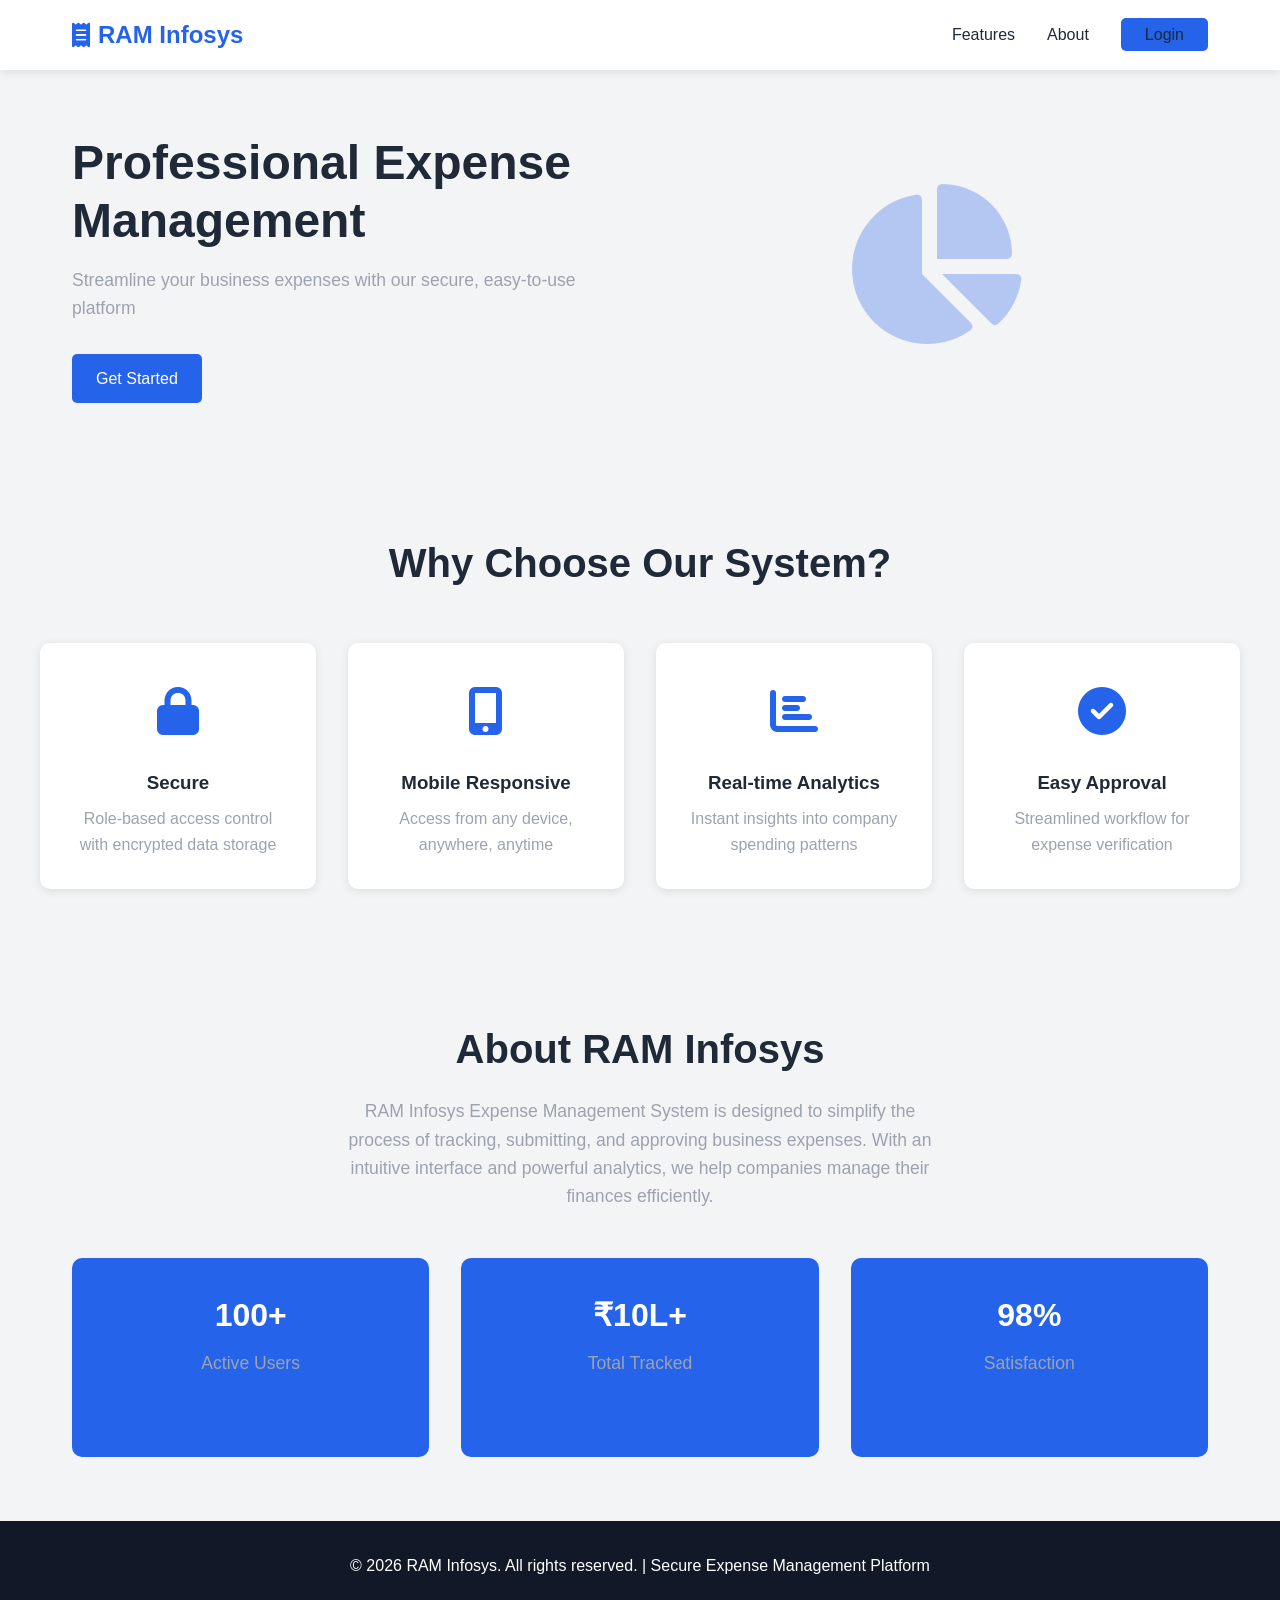
<file: index.html>
<!DOCTYPE html>
<html lang="en">
<head>
    <meta charset="UTF-8">
    <meta name="viewport" content="width=device-width, initial-scale=1.0">
    <title>RAM Infosys - Expense Management System</title>
    <link rel="stylesheet" href="css/styles.css">
    <link rel="stylesheet" href="https://cdnjs.cloudflare.com/ajax/libs/font-awesome/6.4.0/css/all.min.css">
</head>
<body>
    <!-- Navigation Bar -->
    <nav class="navbar">
        <div class="navbar-container">
            <div class="logo">
                <i class="fas fa-receipt"></i>
                <span>RAM Infosys</span>
            </div>
            <ul class="nav-links">
                <li><a href="#features">Features</a></li>
                <li><a href="#about">About</a></li>
                <li><a href="pages/login.html" class="btn-login">Login</a></li>
            </ul>
        </div>
    </nav>

    <!-- Hero Section -->
    <section class="hero">
        <div class="hero-content">
            <h1>Professional Expense Management</h1>
            <p>Streamline your business expenses with our secure, easy-to-use platform</p>
            <a href="pages/login.html" class="btn btn-primary">Get Started</a>
        </div>
        <div class="hero-image">
            <div class="illustration">
                <i class="fas fa-chart-pie"></i>
            </div>
        </div>
    </section>

    <!-- Features Section -->
    <section class="features" id="features">
        <h2>Why Choose Our System?</h2>
        <div class="features-grid">
            <div class="feature-card">
                <div class="feature-icon">
                    <i class="fas fa-lock"></i>
                </div>
                <h3>Secure</h3>
                <p>Role-based access control with encrypted data storage</p>
            </div>
            <div class="feature-card">
                <div class="feature-icon">
                    <i class="fas fa-mobile-alt"></i>
                </div>
                <h3>Mobile Responsive</h3>
                <p>Access from any device, anywhere, anytime</p>
            </div>
            <div class="feature-card">
                <div class="feature-icon">
                    <i class="fas fa-chart-bar"></i>
                </div>
                <h3>Real-time Analytics</h3>
                <p>Instant insights into company spending patterns</p>
            </div>
            <div class="feature-card">
                <div class="feature-icon">
                    <i class="fas fa-check-circle"></i>
                </div>
                <h3>Easy Approval</h3>
                <p>Streamlined workflow for expense verification</p>
            </div>
        </div>
    </section>

    <!-- About Section -->
    <section class="about" id="about">
        <div class="about-content">
            <h2>About RAM Infosys</h2>
            <p>RAM Infosys Expense Management System is designed to simplify the process of tracking, submitting, and approving business expenses. With an intuitive interface and powerful analytics, we help companies manage their finances efficiently.</p>
            <div class="stats">
                <div class="stat">
                    <h3>100+</h3>
                    <p>Active Users</p>
                </div>
                <div class="stat">
                    <h3>₹10L+</h3>
                    <p>Total Tracked</p>
                </div>
                <div class="stat">
                    <h3>98%</h3>
                    <p>Satisfaction</p>
                </div>
            </div>
        </div>
    </section>

    <!-- Footer -->
    <footer class="footer">
        <p>&copy; 2026 RAM Infosys. All rights reserved. | Secure Expense Management Platform</p>
    </footer>

    <script src="js/main.js"></script>
</body>
</html>
</file>
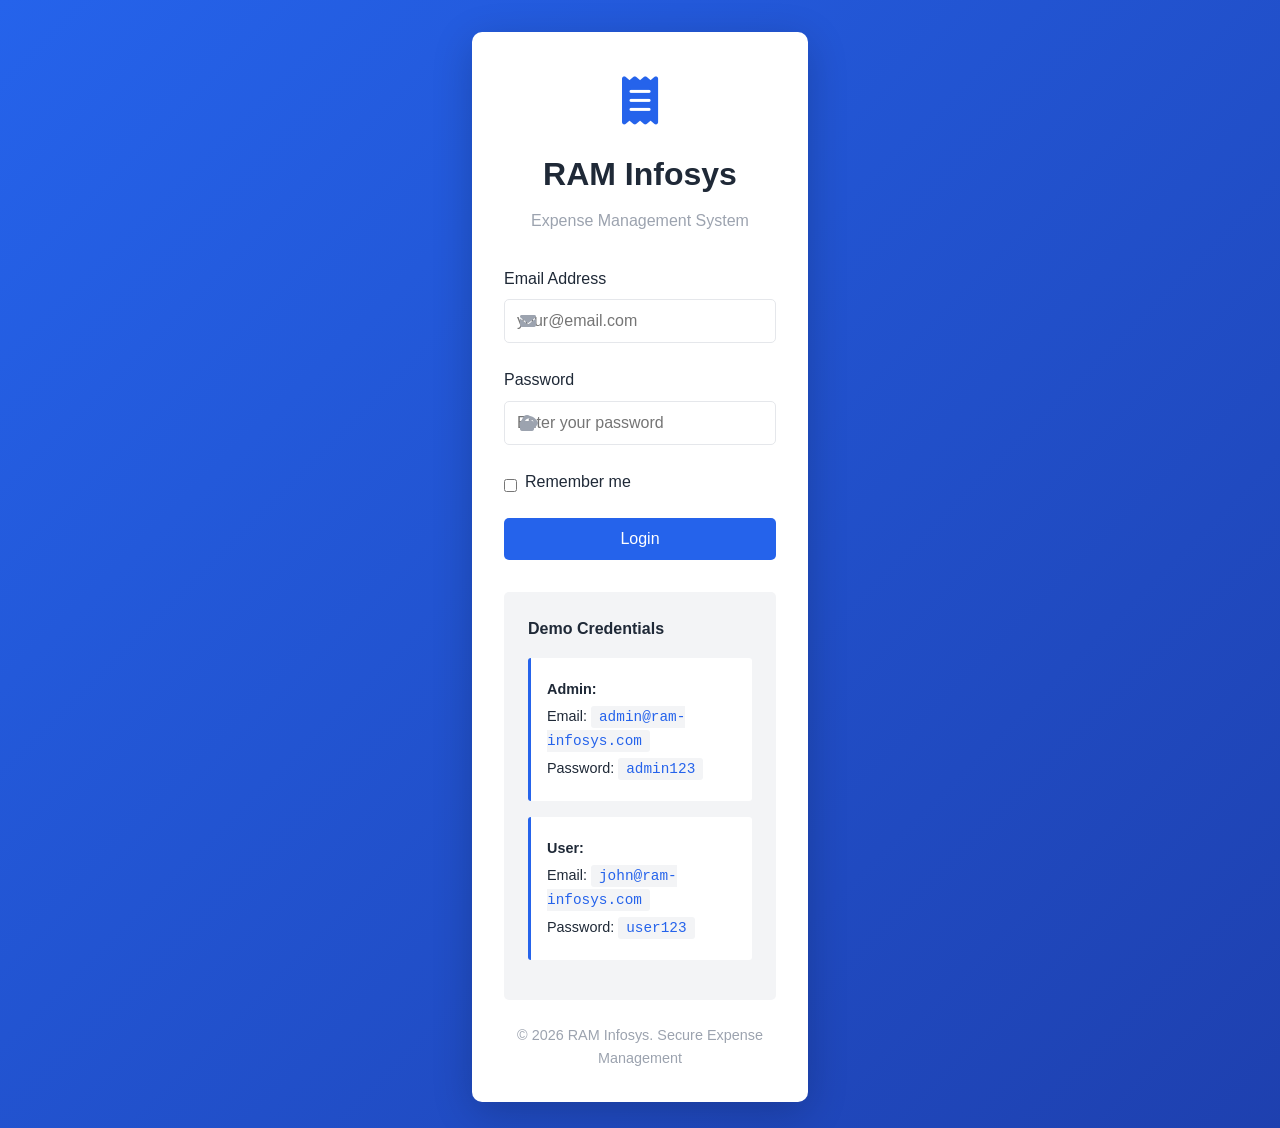
<file: pages/login.html>
<!DOCTYPE html>
<html lang="en">
<head>
    <meta charset="UTF-8">
    <meta name="viewport" content="width=device-width, initial-scale=1.0">
    <title>Login - RAM Infosys Expense Management</title>
    <link rel="stylesheet" href="../css/styles.css">
    <link rel="stylesheet" href="https://cdnjs.cloudflare.com/ajax/libs/font-awesome/6.4.0/css/all.min.css">
</head>
<body class="login-page">
    <div class="login-container">
        <div class="login-card">
            <div class="login-header">
                <div class="logo-large">
                    <i class="fas fa-receipt"></i>
                </div>
                <h1>RAM Infosys</h1>
                <p>Expense Management System</p>
            </div>

            <form id="loginForm" class="login-form">
                <div class="form-group">
                    <label for="email">Email Address</label>
                    <div class="input-wrapper">
                        <i class="fas fa-envelope"></i>
                        <input type="email" id="email" placeholder="your@email.com" required>
                    </div>
                </div>

                <div class="form-group">
                    <label for="password">Password</label>
                    <div class="input-wrapper">
                        <i class="fas fa-lock"></i>
                        <input type="password" id="password" placeholder="Enter your password" required>
                        <i class="fas fa-eye toggle-password" onclick="togglePassword()"></i>
                    </div>
                </div>

                <div class="form-group checkbox">
                    <input type="checkbox" id="remember">
                    <label for="remember">Remember me</label>
                </div>

                <button type="submit" class="btn btn-primary btn-block">Login</button>
            </form>

            <div class="demo-credentials">
                <h4>Demo Credentials</h4>
                <div class="cred-box">
                    <p><strong>Admin:</strong></p>
                    <p>Email: <code>admin@ram-infosys.com</code></p>
                    <p>Password: <code>admin123</code></p>
                </div>
                <div class="cred-box">
                    <p><strong>User:</strong></p>
                    <p>Email: <code>john@ram-infosys.com</code></p>
                    <p>Password: <code>user123</code></p>
                </div>
            </div>

            <p class="login-footer">© 2026 RAM Infosys. Secure Expense Management</p>
        </div>
    </div>

    <script src="../js/auth.js"></script>
</body>
</html>
</file>
<file: css/styles.css>
:root {
    --primary-color: #2563eb;
    --secondary-color: #1e40af;
    --dark-bg: #1f2937;
    --darker-bg: #111827;
    --light-bg: #f3f4f6;
    --text-dark: #1f2937;
    --text-light: #9ca3af;
    --border-color: #e5e7eb;
    --success-color: #10b981;
    --danger-color: #ef4444;
    --warning-color: #f59e0b;
    --info-color: #3b82f6;
}

* {
    margin: 0;
    padding: 0;
    box-sizing: border-box;
}

body {
    font-family: 'Segoe UI', Tahoma, Geneva, Verdana, sans-serif;
    color: var(--text-dark);
    background: var(--light-bg);
    line-height: 1.6;
}

/* ============ LANDING PAGE ============ */
.navbar {
    background: white;
    box-shadow: 0 2px 10px rgba(0,0,0,0.1);
    position: sticky;
    top: 0;
    z-index: 100;
}

.navbar-container {
    max-width: 1200px;
    margin: 0 auto;
    padding: 1rem 2rem;
    display: flex;
    justify-content: space-between;
    align-items: center;
}

.logo {
    display: flex;
    align-items: center;
    gap: 0.5rem;
    font-size: 1.5rem;
    font-weight: bold;
    color: var(--primary-color);
}

.nav-links {
    display: flex;
    list-style: none;
    gap: 2rem;
    align-items: center;
}

.nav-links a {
    text-decoration: none;
    color: var(--text-dark);
    transition: color 0.3s;
}

.nav-links a:hover {
    color: var(--primary-color);
}

.btn-login {
    padding: 0.5rem 1.5rem;
    background: var(--primary-color);
    color: white;
    border-radius: 5px;
}

.hero {
    max-width: 1200px;
    margin: 0 auto;
    padding: 4rem 2rem;
    display: grid;
    grid-template-columns: 1fr 1fr;
    gap: 2rem;
    align-items: center;
}

.hero-content h1 {
    font-size: 3rem;
    color: var(--text-dark);
    margin-bottom: 1rem;
    line-height: 1.2;
}

.hero-content p {
    font-size: 1.1rem;
    color: var(--text-light);
    margin-bottom: 2rem;
}

.illustration {
    font-size: 10rem;
    color: var(--primary-color);
    text-align: center;
    opacity: 0.3;
}

.features {
    background: var(--light-bg);
    padding: 4rem 2rem;
    text-align: center;
}

.features h2 {
    font-size: 2.5rem;
    margin-bottom: 3rem;
    color: var(--text-dark);
}

.features-grid {
    max-width: 1200px;
    margin: 0 auto;
    display: grid;
    grid-template-columns: repeat(auto-fit, minmax(250px, 1fr));
    gap: 2rem;
}

.feature-card {
    background: white;
    padding: 2rem;
    border-radius: 10px;
    box-shadow: 0 2px 10px rgba(0,0,0,0.1);
    transition: transform 0.3s;
}

.feature-card:hover {
    transform: translateY(-10px);
}

.feature-icon {
    font-size: 3rem;
    color: var(--primary-color);
    margin-bottom: 1rem;
}

.feature-card h3 {
    margin-bottom: 0.5rem;
    color: var(--text-dark);
}

.feature-card p {
    color: var(--text-light);
}

.about {
    max-width: 1200px;
    margin: 0 auto;
    padding: 4rem 2rem;
    text-align: center;
}

.about h2 {
    font-size: 2.5rem;
    margin-bottom: 1rem;
    color: var(--text-dark);
}

.about p {
    font-size: 1.1rem;
    color: var(--text-light);
    margin-bottom: 3rem;
    max-width: 600px;
    margin-left: auto;
    margin-right: auto;
}

.stats {
    display: grid;
    grid-template-columns: repeat(auto-fit, minmax(200px, 1fr));
    gap: 2rem;
}

.stat {
    background: var(--primary-color);
    color: white;
    padding: 2rem;
    border-radius: 10px;
}

.stat h3 {
    font-size: 2rem;
    margin-bottom: 0.5rem;
}

.footer {
    background: var(--darker-bg);
    color: white;
    text-align: center;
    padding: 2rem;
}

/* ============ LOGIN PAGE ============ */
.login-page {
    display: flex;
    justify-content: center;
    align-items: center;
    min-height: 100vh;
    background: linear-gradient(135deg, var(--primary-color) 0%, var(--secondary-color) 100%);
}

.login-container {
    width: 100%;
    max-width: 400px;
    padding: 2rem;
}

.login-card {
    background: white;
    border-radius: 10px;
    padding: 2rem;
    box-shadow: 0 10px 40px rgba(0,0,0,0.2);
}

.login-header {
    text-align: center;
    margin-bottom: 2rem;
}

.logo-large {
    font-size: 3rem;
    color: var(--primary-color);
    margin-bottom: 0.5rem;
}

.login-header h1 {
    color: var(--text-dark);
    margin-bottom: 0.5rem;
}

.login-header p {
    color: var(--text-light);
}

.login-form {
    margin-bottom: 2rem;
}

.form-group {
    margin-bottom: 1.5rem;
}

.form-group label {
    display: block;
    margin-bottom: 0.5rem;
    color: var(--text-dark);
    font-weight: 500;
}

.input-wrapper {
    position: relative;
    display: flex;
    align-items: center;
}

.input-wrapper i {
    position: absolute;
    left: 1rem;
    color: var(--text-light);
}

.input-wrapper input {
    width: 100%;
    padding: 0.75rem 1rem 0.75rem 2.5rem;
    border: 1px solid var(--border-color);
    border-radius: 5px;
    font-size: 1rem;
    transition: border-color 0.3s;
}

.input-wrapper input:focus {
    outline: none;
    border-color: var(--primary-color);
}

.toggle-password {
    position: absolute;
    right: 1rem;
    cursor: pointer;
    color: var(--text-light);
}

.form-group.checkbox {
    display: flex;
    align-items: center;
    margin-bottom: 1rem;
}

.form-group.checkbox input {
    width: auto;
    margin-right: 0.5rem;
}

.demo-credentials {
    background: var(--light-bg);
    padding: 1.5rem;
    border-radius: 5px;
    margin-bottom: 1.5rem;
}

.demo-credentials h4 {
    color: var(--text-dark);
    margin-bottom: 1rem;
}

.cred-box {
    background: white;
    padding: 1rem;
    margin-bottom: 1rem;
    border-radius: 3px;
    border-left: 3px solid var(--primary-color);
}

.cred-box p {
    margin: 0.25rem 0;
    font-size: 0.9rem;
}

.cred-box code {
    background: var(--light-bg);
    padding: 0.2rem 0.5rem;
    border-radius: 3px;
    font-family: monospace;
    color: var(--primary-color);
}

.login-footer {
    text-align: center;
    color: var(--text-light);
    font-size: 0.9rem;
}

/* ============ BUTTONS ============ */
.btn {
    padding: 0.75rem 1.5rem;
    border: none;
    border-radius: 5px;
    font-size: 1rem;
    cursor: pointer;
    transition: all 0.3s;
    text-decoration: none;
    display: inline-block;
    font-weight: 500;
}

.btn-primary {
    background: var(--primary-color);
    color: white;
}

.btn-primary:hover {
    background: var(--secondary-color);
}

.btn-secondary {
    background: var(--light-bg);
    color: var(--text-dark);
}

.btn-secondary:hover {
    background: var(--border-color);
}

.btn-success {
    background: var(--success-color);
    color: white;
}

.btn-success:hover {
    opacity: 0.9;
}

.btn-danger {
    background: var(--danger-color);
    color: white;
}

.btn-danger:hover {
    opacity: 0.9;
}

.btn-block {
    width: 100%;
    display: block;
}

.btn-small {
    padding: 0.5rem 1rem;
    font-size: 0.9rem;
}

/* ============ DASHBOARD ============ */
.dashboard-container {
    display: flex;
    min-height: 100vh;
    background: var(--light-bg);
}

.sidebar {
    width: 250px;
    background: var(--darker-bg);
    color: white;
    padding: 1.5rem 0;
    position: fixed;
    height: 100vh;
    overflow-y: auto;
    left: 0;
    top: 0;
}

.sidebar-header {
    padding: 0 1.5rem 2rem;
    border-bottom: 1px solid rgba(255,255,255,0.1);
}

.sidebar .logo {
    color: var(--primary-color);
    font-size: 1.3rem;
}

.sidebar-nav ul {
    list-style: none;
    margin-top: 2rem;
}

.nav-item {
    display: flex;
    align-items: center;
    gap: 1rem;
    padding: 1rem 1.5rem;
    color: var(--text-light);
    text-decoration: none;
    transition: all 0.3s;
}

.nav-item:hover,
.nav-item.active {
    background: var(--primary-color);
    color: white;
    border-left: 3px solid white;
}

.sidebar-footer {
    position: absolute;
    bottom: 2rem;
    width: 100%;
    padding: 0 1.5rem;
}

.btn-logout {
    width: 100%;
    padding: 0.75rem;
    background: var(--danger-color);
    color: white;
    border: none;
    border-radius: 5px;
    cursor: pointer;
    display: flex;
    align-items: center;
    justify-content: center;
    gap: 0.5rem;
}

.main-content {
    flex: 1;
    margin-left: 250px;
    padding: 2rem;
}

.top-bar {
    background: white;
    padding: 1.5rem 2rem;
    border-radius: 10px;
    display: flex;
    justify-content: space-between;
    align-items: center;
    margin-bottom: 2rem;
    box-shadow: 0 2px 10px rgba(0,0,0,0.05);
}

.top-bar h2 {
    color: var(--text-dark);
}

.top-bar-right {
    display: flex;
    align-items: center;
    gap: 1rem;
}

.user-name {
    color: var(--text-dark);
    font-weight: 500;
}

.profile-pic {
    width: 40px;
    height: 40px;
    border-radius: 50%;
    border: 2px solid var(--primary-color);
}

.content-section {
    animation: fadeIn 0.3s;
}

@keyframes fadeIn {
    from { opacity: 0; }
    to { opacity: 1; }
}

.section-header {
    display: flex;
    justify-content: space-between;
    align-items: center;
    margin-bottom: 2rem;
    background: white;
    padding: 1.5rem 2rem;
    border-radius: 10px;
}

.badge {
    background: var(--danger-color);
    color: white;
    padding: 0.5rem 1rem;
    border-radius: 20px;
    font-weight: bold;
}

/* ============ STATS GRID ============ */
.stats-grid {
    display: grid;
    grid-template-columns: repeat(auto-fit, minmax(200px, 1fr));
    gap: 1.5rem;
    margin-bottom: 2rem;
}

.stat-card {
    background: white;
    padding: 1.5rem;
    border-radius: 10px;
    display: flex;
    gap: 1rem;
    align-items: center;
    box-shadow: 0 2px 10px rgba(0,0,0,0.05);
}

.stat-icon {
    width: 60px;
    height: 60px;
    border-radius: 50%;
    display: flex;
    align-items: center;
    justify-content: center;
    font-size: 1.5rem;
    color: white;
}

.stat-icon.pending {
    background: #fbbf24;
}

.stat-icon.approved {
    background: #10b981;
}

.stat-icon.paid {
    background: #8b5cf6;
}

.stat-icon.total {
    background: #3b82f6;
}

.stat-content h3 {
    color: var(--text-dark);
    margin: 0;
}

.stat-label {
    color: var(--text-light);
    font-size: 0.9rem;
    margin: 0;
}

/* ============ FORMS ============ */
.form-container {
    background: white;
    padding: 2rem;
    border-radius: 10px;
    box-shadow: 0 2px 10px rgba(0,0,0,0.05);
}

.form-container h2 {
    color: var(--text-dark);
    margin-bottom: 2rem;
}

.form-row {
    display: grid;
    grid-template-columns: repeat(auto-fit, minmax(250px, 1fr));
    gap: 1.5rem;
    margin-bottom: 1.5rem;
}

.form-group label {
    display: block;
    margin-bottom: 0.5rem;
    color: var(--text-dark);
    font-weight: 500;
}

.form-group input,
.form-group select,
.form-group textarea {
    width: 100%;
    padding: 0.75rem;
    border: 1px solid var(--border-color);
    border-radius: 5px;
    font-size: 1rem;
    font-family: inherit;
}

.form-group input:focus,
.form-group select:focus,
.form-group textarea:focus {
    outline: none;
    border-color: var(--primary-color);
    box-shadow: 0 0 0 3px rgba(37, 99, 235, 0.1);
}

.file-upload {
    border: 2px dashed var(--border-color);
    padding: 2rem;
    border-radius: 5px;
    text-align: center;
    cursor: pointer;
    transition: all 0.3s;
}

.file-upload:hover {
    border-color: var(--primary-color);
    background: rgba(37, 99, 235, 0.05);
}

.file-upload input {
    display: none;
}

.file-upload span {
    color: var(--text-light);
    display: block;
}

/* ============ TABLES ============ */
.expenses-table-container,
.users-table-container {
    background: white;
    border-radius: 10px;
    overflow: hidden;
    box-shadow: 0 2px 10px rgba(0,0,0,0.05);
}

table {
    width: 100%;
    border-collapse: collapse;
}

th {
    background: var(--light-bg);
    padding: 1rem;
    text-align: left;
    font-weight: 600;
    color: var(--text-dark);
    border-bottom: 2px solid var(--border-color);
}

td {
    padding: 1rem;
    border-bottom: 1px solid var(--border-color);
}

tr:last-child td {
    border-bottom: none;
}

.status-badge {
    padding: 0.5rem 1rem;
    border-radius: 20px;
    font-size: 0.9rem;
    font-weight: 500;
    display: inline-block;
}

.status-pending {
    background: #fef3c7;
    color: #92400e;
}

.status-approved {
    background: #dcfce7;
    color: #166534;
}

.status-paid {
    background: #e9d5ff;
    color: #6b21a8;
}

.status-rejected {
    background: #fee2e2;
    color: #991b1b;
}

.action-buttons {
    display: flex;
    gap: 0.5rem;
}

.btn-action {
    padding: 0.5rem 1rem;
    font-size: 0.85rem;
    border: none;
    border-radius: 5px;
    cursor: pointer;
    transition: all 0.3s;
}

.btn-approve {
    background: var(--success-color);
    color: white;
}

.btn-reject {
    background: var(--danger-color);
    color: white;
}

.btn-mark-paid {
    background: var(--info-color);
    color: white;
}

.btn-edit {
    background: var(--warning-color);
    color: white;
}

/* ============ CHARTS ============ */
.charts-container {
    display: grid;
    grid-template-columns: repeat(auto-fit, minmax(400px, 1fr));
    gap: 2rem;
    margin-bottom: 2rem;
}

.chart-card {
    background: white;
    padding: 2rem;
    border-radius: 10px;
    box-shadow: 0 2px 10px rgba(0,0,0,0.05);
}

.chart-card h3 {
    color: var(--text-dark);
    margin-bottom: 1.5rem;
}

/* ============ RECENT EXPENSES ============ */
.recent-expenses {
    background: white;
    padding: 2rem;
    border-radius: 10px;
    box-shadow: 0 2px 10px rgba(0,0,0,0.05);
}

.recent-expenses h3 {
    color: var(--text-dark);
    margin-bottom: 1.5rem;
}

.expense-list {
    display: flex;
    flex-direction: column;
    gap: 1rem;
}

.expense-item {
    display: flex;
    justify-content: space-between;
    align-items: center;
    padding: 1rem;
    background: var(--light-bg);
    border-radius: 5px;
    border-left: 3px solid var(--primary-color);
}

.expense-info h4 {
    color: var(--text-dark);
    margin: 0 0 0.5rem 0;
}

.expense-info p {
    color: var(--text-light);
    margin: 0;
    font-size: 0.9rem;
}

.expense-amount {
    font-size: 1.3rem;
    font-weight: bold;
    color: var(--primary-color);
}

/* ============ FILTER BAR ============ */
.filter-bar {
    display: flex;
    gap: 1rem;
    margin-bottom: 2rem;
    background: white;
    padding: 1.5rem 2rem;
    border-radius: 10px;
    box-shadow: 0 2px 10px rgba(0,0,0,0.05);
}

.filter-bar select,
.filter-bar input {
    padding: 0.75rem;
    border: 1px solid var(--border-color);
    border-radius: 5px;
    font-size: 1rem;
}

/* ============ ANALYTICS CARDS ============ */
.analytics-cards {
    display: grid;
    grid-template-columns: repeat(auto-fit, minmax(200px, 1fr));
    gap: 1.5rem;
    margin-bottom: 2rem;
}

.analytics-card {
    background: white;
    padding: 2rem;
    border-radius: 10px;
    box-shadow: 0 2px 10px rgba(0,0,0,0.05);
    text-align: center;
}

.analytics-card h4 {
    color: var(--text-light);
    font-size: 0.9rem;
    margin-bottom: 1rem;
    text-transform: uppercase;
}

.big-number {
    font-size: 2rem;
    font-weight: bold;
    color: var(--primary-color);
    margin: 0;
}

/* ============ MODAL ============ */
.modal {
    display: none;
    position: fixed;
    z-index: 1000;
    left: 0;
    top: 0;
    width: 100%;
    height: 100%;
    background: rgba(0,0,0,0.5);
    animation: fadeIn 0.3s;
}

.modal-content {
    background: white;
    margin: 5% auto;
    padding: 0;
    width: 90%;
    max-width: 500px;
    border-radius: 10px;
    box-shadow: 0 10px 40px rgba(0,0,0,0.2);
}

.modal-header {
    display: flex;
    justify-content: space-between;
    align-items: center;
    padding: 2rem;
    border-bottom: 1px solid var(--border-color);
}

.modal-header h2 {
    color: var(--text-dark);
    margin: 0;
}

.close {
    font-size: 2rem;
    font-weight: bold;
    color: var(--text-light);
    cursor: pointer;
}

.close:hover {
    color: var(--text-dark);
}

/* ============ RESPONSIVE ============ */
@media (max-width: 768px) {
    .sidebar {
        width: 70px;
    }

    .main-content {
        margin-left: 70px;
        padding: 1rem;
    }

    .nav-item {
        padding: 1rem;
        justify-content: center;
    }

    .nav-item span {
        display: none;
    }

    .hero {
        grid-template-columns: 1fr;
        padding: 2rem 1rem;
    }

    .hero-content h1 {
        font-size: 2rem;
    }

    .stats-grid,
    .features-grid {
        grid-template-columns: 1fr;
    }

    .charts-container {
        grid-template-columns: 1fr;
    }

    .form-row {
        grid-template-columns: 1fr;
    }

    table {
        font-size: 0.9rem;
    }

    .top-bar {
        flex-direction: column;
        gap: 1rem;
    }

    .filter-bar {
        flex-direction: column;
    }

    .action-buttons {
        flex-direction: column;
    }
}

@media (max-width: 480px) {
    .sidebar {
        display: none;
    }

    .main-content {
        margin-left: 0;
    }

    .hero-content h1 {
        font-size: 1.5rem;
    }

    .features h2,
    .about h2 {
        font-size: 1.8rem;
    }

    .stat-card {
        flex-direction: column;
    }

    .expense-item {
        flex-direction: column;
        align-items: flex-start;
    }
}
</file>
